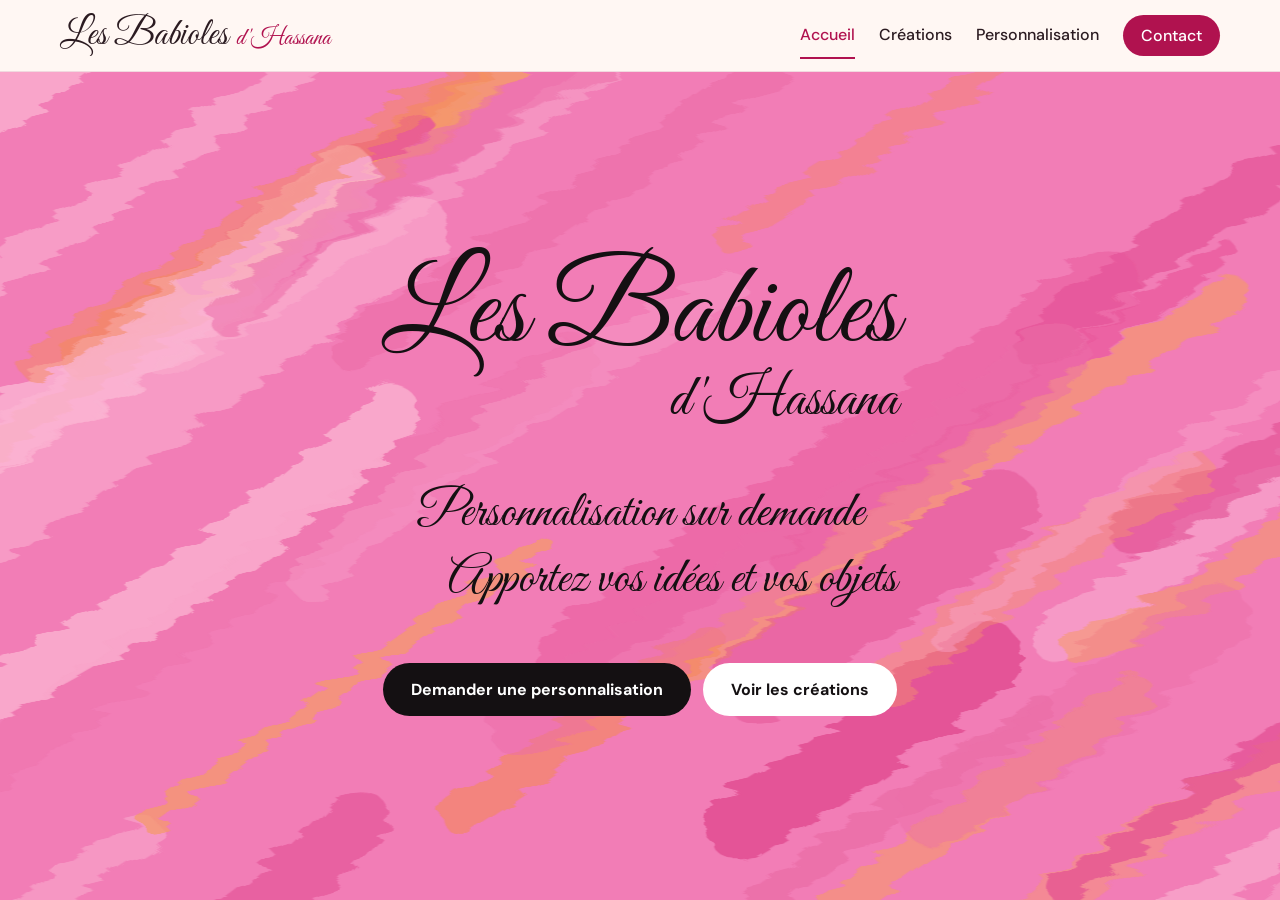
<file: index.html>
<!doctype html>
<html lang="fr">
<head>
<meta charset="utf-8">
<meta name="viewport" content="width=device-width, initial-scale=1">
<title>Les Babioles d'Hassana – créations faites main et personnalisation</title>
<meta name="description" content="Pochettes, sacs, trousses, marque-pages, cartes et vêtements personnalisés à la main. Prénoms en français ou en arabe.">
<link rel="preconnect" href="https://fonts.googleapis.com">
<link href="https://fonts.googleapis.com/css2?family=Great+Vibes&amp;family=Fraunces:opsz,wght@9..144,500;9..144,600&amp;family=DM+Sans:wght@400;500;700&amp;family=Amiri:wght@700&amp;display=swap" rel="stylesheet">
<link rel="stylesheet" href="style.css">
</head>
<body class="page-accueil">
<header class="entete"><div class="entete-in">
<a class="logo" href="index.html"><b>Les Babioles</b><i>d'Hassana</i></a>
<nav class="menu" aria-label="Navigation principale">
<a href="index.html" class="actif" aria-current="page">Accueil</a>
<a href="creations.html">Créations</a>
<a href="personnalisation.html">Personnalisation</a>
<a href="contact.html" class="contact">Contact</a>
</nav></div></header>
<main style="flex:1;display:flex;min-height:0"><section id="accueil" style="width: 100%; position: relative; overflow: hidden; background: #F27DB6">
<svg aria-hidden="true" viewBox="0 0 1440 760" preserveAspectRatio="xMidYMid slice" style="position: absolute; inset: 0; width: 100%; height: 100%; display: block"><defs><filter id="brosse" x="-10%" y="-10%" width="120%" height="120%"><feTurbulence type="fractalNoise" baseFrequency="0.012 0.09" numOctaves="2" seed="4"></feTurbulence><feDisplacementMap in="SourceGraphic" scale="22"></feDisplacementMap></filter></defs><rect width="1440" height="760" fill="#F27DB6"></rect><g filter="url(#brosse)"><path d="M283 271 Q512 141 728 -39" stroke="#FBB4D2" stroke-width="22" stroke-linecap="round" fill="none" opacity="0.40"></path><path d="M86 219 Q292 71 446 -31" stroke="#FBB4D2" stroke-width="31" stroke-linecap="round" fill="none" opacity="0.56"></path><path d="M102 652 Q357 463 657 266" stroke="#EC6FA9" stroke-width="48" stroke-linecap="round" fill="none" opacity="0.37"></path><path d="M-60 485 Q116 350 344 204" stroke="#FBB4D2" stroke-width="48" stroke-linecap="round" fill="none" opacity="0.76"></path><path d="M850 448 Q1053 308 1257 165" stroke="#E8559A" stroke-width="21" stroke-linecap="round" fill="none" opacity="0.66"></path><path d="M1099 522 Q1388 317 1645 143" stroke="#F7A3CB" stroke-width="37" stroke-linecap="round" fill="none" opacity="0.75"></path><path d="M734 570 Q964 387 1262 203" stroke="#F59A6B" stroke-width="34" stroke-linecap="round" fill="none" opacity="0.65"></path><path d="M-3 424 Q276 250 546 42" stroke="#F4895E" stroke-width="24" stroke-linecap="round" fill="none" opacity="0.39"></path><path d="M1173 422 Q1367 333 1507 190" stroke="#E14C91" stroke-width="44" stroke-linecap="round" fill="none" opacity="0.58"></path><path d="M553 681 Q682 599 781 523" stroke="#F4895E" stroke-width="33" stroke-linecap="round" fill="none" opacity="0.64"></path><path d="M990 860 Q1126 717 1323 628" stroke="#F59A6B" stroke-width="40" stroke-linecap="round" fill="none" opacity="0.43"></path><path d="M1083 253 Q1204 145 1379 47" stroke="#E14C91" stroke-width="38" stroke-linecap="round" fill="none" opacity="0.60"></path><path d="M200 260 Q371 156 564 7" stroke="#F4895E" stroke-width="28" stroke-linecap="round" fill="none" opacity="0.56"></path><path d="M1424 271 Q1585 158 1694 83" stroke="#F7A3CB" stroke-width="30" stroke-linecap="round" fill="none" opacity="0.36"></path><path d="M207 267 Q424 128 610 -13" stroke="#F59A6B" stroke-width="30" stroke-linecap="round" fill="none" opacity="0.83"></path><path d="M812 691 Q939 616 1037 535" stroke="#E14C91" stroke-width="65" stroke-linecap="round" fill="none" opacity="0.83"></path><path d="M417 465 Q585 312 799 199" stroke="#F7A3CB" stroke-width="39" stroke-linecap="round" fill="none" opacity="0.38"></path><path d="M312 192 Q424 95 517 50" stroke="#E8559A" stroke-width="26" stroke-linecap="round" fill="none" opacity="0.82"></path><path d="M74 451 Q264 319 513 146" stroke="#FBB4D2" stroke-width="68" stroke-linecap="round" fill="none" opacity="0.53"></path><path d="M1488 523 Q1699 388 1871 256" stroke="#E8559A" stroke-width="22" stroke-linecap="round" fill="none" opacity="0.72"></path><path d="M946 563 Q1090 437 1226 368" stroke="#F59A6B" stroke-width="41" stroke-linecap="round" fill="none" opacity="0.42"></path><path d="M651 933 Q945 742 1174 569" stroke="#F59A6B" stroke-width="33" stroke-linecap="round" fill="none" opacity="0.61"></path><path d="M101 583 Q335 469 492 312" stroke="#FBB4D2" stroke-width="51" stroke-linecap="round" fill="none" opacity="0.76"></path><path d="M1151 805 Q1408 668 1629 472" stroke="#FBB4D2" stroke-width="30" stroke-linecap="round" fill="none" opacity="0.60"></path><path d="M1122 528 Q1295 461 1399 336" stroke="#F59A6B" stroke-width="30" stroke-linecap="round" fill="none" opacity="0.57"></path><path d="M1419 442 Q1561 371 1705 243" stroke="#F7A3CB" stroke-width="30" stroke-linecap="round" fill="none" opacity="0.52"></path><path d="M798 152 Q1082 -12 1339 -224" stroke="#F4895E" stroke-width="22" stroke-linecap="round" fill="none" opacity="0.39"></path><path d="M1108 750 Q1266 644 1490 485" stroke="#E14C91" stroke-width="27" stroke-linecap="round" fill="none" opacity="0.67"></path><path d="M999 521 Q1209 333 1479 187" stroke="#F7A3CB" stroke-width="22" stroke-linecap="round" fill="none" opacity="0.44"></path><path d="M1329 795 Q1446 708 1588 615" stroke="#EC6FA9" stroke-width="61" stroke-linecap="round" fill="none" opacity="0.68"></path><path d="M-64 161 Q189 -5 499 -230" stroke="#FBB4D2" stroke-width="52" stroke-linecap="round" fill="none" opacity="0.72"></path><path d="M51 849 Q165 760 266 699" stroke="#FBB4D2" stroke-width="29" stroke-linecap="round" fill="none" opacity="0.47"></path><path d="M454 255 Q750 68 995 -121" stroke="#EC6FA9" stroke-width="36" stroke-linecap="round" fill="none" opacity="0.68"></path><path d="M1189 853 Q1311 746 1442 676" stroke="#FBB4D2" stroke-width="26" stroke-linecap="round" fill="none" opacity="0.36"></path><path d="M-293 789 Q-194 707 -24 603" stroke="#F4895E" stroke-width="26" stroke-linecap="round" fill="none" opacity="0.41"></path><path d="M655 536 Q883 381 1147 194" stroke="#E8559A" stroke-width="64" stroke-linecap="round" fill="none" opacity="0.47"></path><path d="M614 599 Q894 437 1099 262" stroke="#EC6FA9" stroke-width="65" stroke-linecap="round" fill="none" opacity="0.51"></path><path d="M59 372 Q271 258 451 99" stroke="#FBB4D2" stroke-width="60" stroke-linecap="round" fill="none" opacity="0.82"></path><path d="M1396 358 Q1595 208 1807 72" stroke="#E14C91" stroke-width="67" stroke-linecap="round" fill="none" opacity="0.57"></path><path d="M269 687 Q482 540 632 435" stroke="#F59A6B" stroke-width="17" stroke-linecap="round" fill="none" opacity="0.74"></path><path d="M989 678 Q1154 583 1247 499" stroke="#EC6FA9" stroke-width="64" stroke-linecap="round" fill="none" opacity="0.46"></path><path d="M577 942 Q825 759 1089 586" stroke="#EC6FA9" stroke-width="26" stroke-linecap="round" fill="none" opacity="0.85"></path><path d="M342 224 Q473 95 682 -13" stroke="#EC6FA9" stroke-width="36" stroke-linecap="round" fill="none" opacity="0.57"></path><path d="M823 560 Q968 455 1052 401" stroke="#E14C91" stroke-width="69" stroke-linecap="round" fill="none" opacity="0.46"></path><path d="M189 875 Q358 799 461 686" stroke="#E14C91" stroke-width="57" stroke-linecap="round" fill="none" opacity="0.56"></path><path d="M165 269 Q420 98 710 -109" stroke="#F4895E" stroke-width="29" stroke-linecap="round" fill="none" opacity="0.51"></path></g></svg>
<div id="accueil-texte" style="position: relative; max-width: 1000px; margin: 0 auto; padding: 96px 24px 88px; display: flex; flex-direction: column; align-items: center; gap: 8px; text-align: center; color: #141012">
<div class="titre" style="display: inline-flex; flex-direction: column; align-items: center"><h1 style="margin: 0; font-family: 'Great Vibes', cursive; font-weight: 400; font-size: clamp(4rem, 11vw, 9rem); line-height: 1">Les Babioles</h1>
<p class="hassana" style="margin: 0; align-self: flex-end; font-family: 'Great Vibes', cursive; font-size: clamp(2.2rem, 4.5vw, 3.6rem); line-height: 1">d'Hassana</p></div>
<div class="bas" style="margin-top: 56px; display: flex; flex-direction: column; gap: 4px; font-family: 'Great Vibes', cursive; font-size: clamp(2rem, 4vw, 3.2rem); line-height: 1.2">
<p style="margin: 0">Personnalisation sur demande</p>
<p class="decale" style="margin: 0 0 0 clamp(1rem, 6vw, 4rem)">Apportez vos idées et vos objets</p>
</div>
<div class="bas" style="margin-top: 48px; display: flex; flex-wrap: wrap; justify-content: center; gap: 12px; font-family: 'DM Sans', system-ui, sans-serif">
<a href="personnalisation.html" style="text-decoration: none; background: #141012; color: #FFFFFF; font-weight: 700; padding: 16px 28px; border-radius: 999px">Demander une personnalisation</a>
<a href="creations.html" style="text-decoration: none; background: #FFFFFF; color: #141012; font-weight: 700; padding: 16px 28px; border-radius: 999px">Voir les créations</a>
</div>
</div>
</section></main>
</body>
</html>
</file>
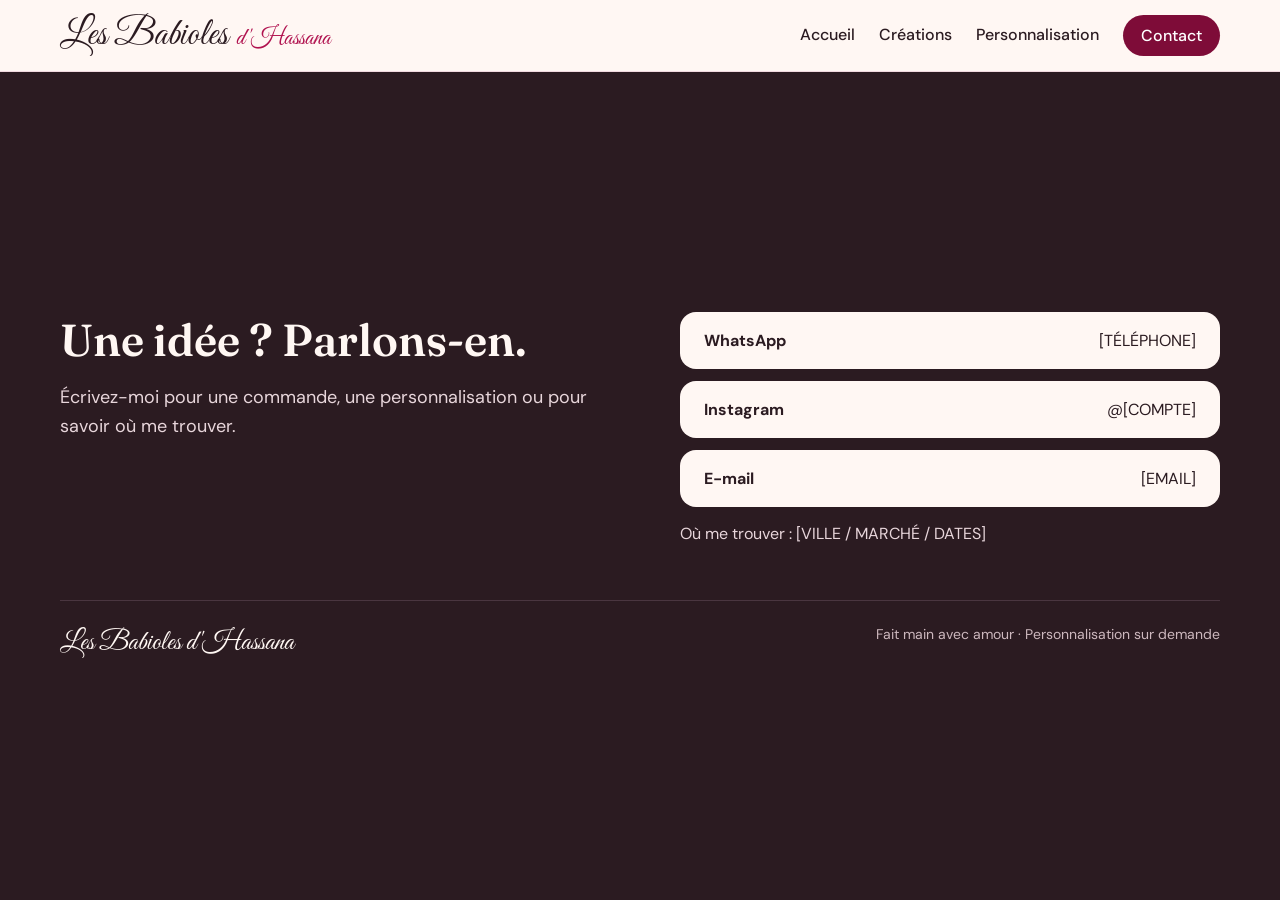
<file: contact.html>
<!doctype html>
<html lang="fr">
<head>
<meta charset="utf-8">
<meta name="viewport" content="width=device-width, initial-scale=1">
<title>Contact – Les Babioles d'Hassana</title>
<meta name="description" content="Pochettes, sacs, trousses, marque-pages, cartes et vêtements personnalisés à la main. Prénoms en français ou en arabe.">
<link rel="preconnect" href="https://fonts.googleapis.com">
<link href="https://fonts.googleapis.com/css2?family=Great+Vibes&amp;family=Fraunces:opsz,wght@9..144,500;9..144,600&amp;family=DM+Sans:wght@400;500;700&amp;family=Amiri:wght@700&amp;display=swap" rel="stylesheet">
<link rel="stylesheet" href="style.css?v=4">
</head>
<body class="page-contact">
<header class="entete"><div class="entete-in">
<a class="logo" href="index.html"><b>Les Babioles</b><i>d'Hassana</i></a>
<nav class="menu" aria-label="Navigation principale">
<a href="index.html">Accueil</a>
<a href="creations.html">Créations</a>
<a href="personnalisation.html">Personnalisation</a>
<a href="contact.html" class="contact actif" aria-current="page">Contact</a>
</nav></div></header>
<main class="page-main"><section id="contact" style="background: #2B1B21; color: #FFF7F3; padding: 80px 24px">
<div style="max-width: 1160px; margin: 0 auto; display: flex; flex-wrap: wrap; gap: 40px; justify-content: space-between; align-items: flex-start">
<div style="flex: 1 1 380px; min-width: 0; display: flex; flex-direction: column; gap: 16px">
<h2 style="margin: 0; font-family: 'Fraunces', Georgia, serif; font-weight: 600; font-size: clamp(2rem, 3.5vw, 2.8rem)">Une idée ? Parlons-en.</h2>
<p style="margin: 0; font-size: 18px; line-height: 1.6; color: #E8D6DB">Écrivez-moi pour une commande, une personnalisation ou pour savoir où me trouver.</p>
</div>
<div style="flex: 1 1 340px; min-width: 0; display: flex; flex-direction: column; gap: 12px">
<a href="https://wa.me/[NUMERO]" style="text-decoration: none; background: #FFF7F3; color: #2B1B21; font-weight: 700; padding: 18px 24px; border-radius: 16px; display: flex; justify-content: space-between; align-items: center">WhatsApp<span style="font-weight: 400">[TÉLÉPHONE]</span></a>
<a href="https://instagram.com/[COMPTE]" style="text-decoration: none; background: #FFF7F3; color: #2B1B21; font-weight: 700; padding: 18px 24px; border-radius: 16px; display: flex; justify-content: space-between; align-items: center">Instagram<span style="font-weight: 400">@[COMPTE]</span></a>
<a href="mailto:[EMAIL]" style="text-decoration: none; background: #FFF7F3; color: #2B1B21; font-weight: 700; padding: 18px 24px; border-radius: 16px; display: flex; justify-content: space-between; align-items: center">E-mail<span style="font-weight: 400">[EMAIL]</span></a>
<p style="margin: 4px 0 0; font-size: 16px; color: #E8D6DB">Où me trouver : [VILLE / MARCHÉ / DATES]</p>
</div>
</div>
<div style="max-width: 1160px; margin: 56px auto 0; padding-top: 24px; border-top: 1px solid #4A3640; display: flex; flex-wrap: wrap; justify-content: space-between; gap: 12px; font-size: 14px; color: #CDB8BE">
<span style="font-family: 'Great Vibes', cursive; font-size: 28px; color: #FFF7F3">Les Babioles d'Hassana</span>
<span>Fait main avec amour · Personnalisation sur demande</span>
</div>
</section></main>
</body>
</html>
</file>
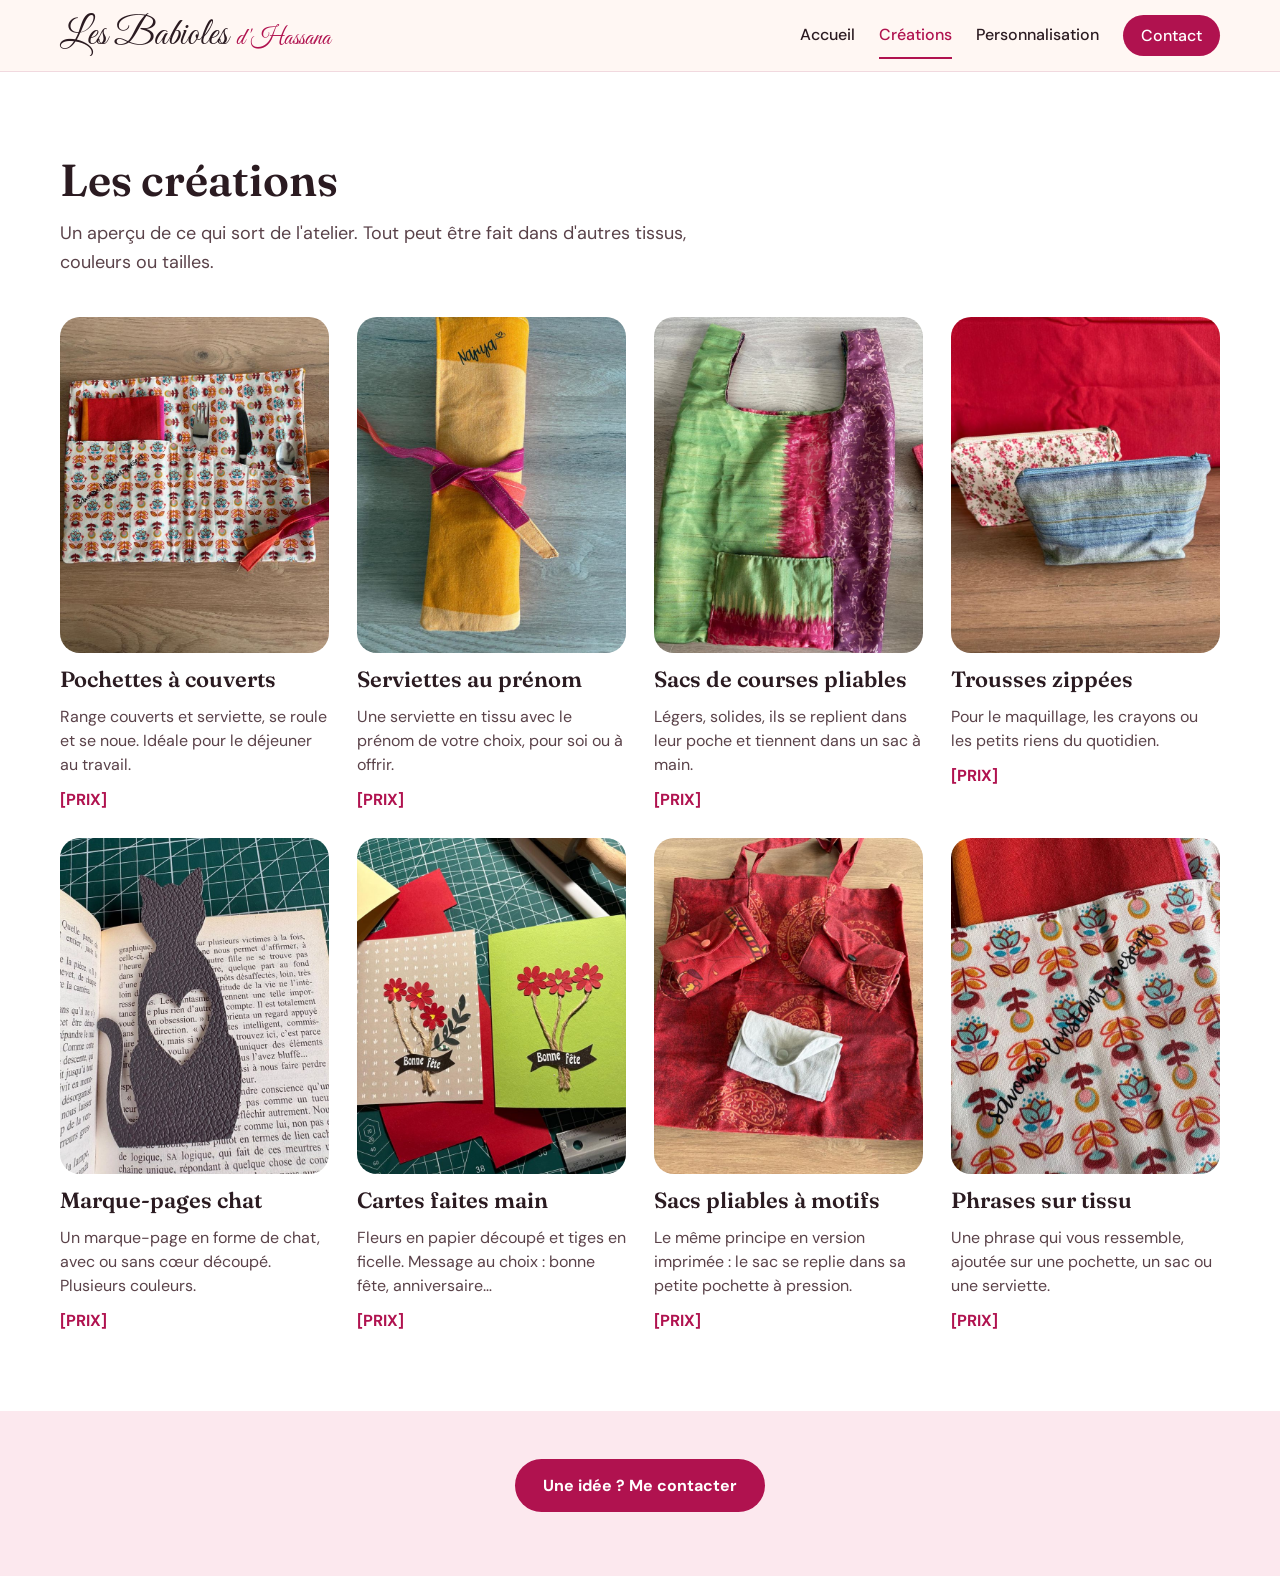
<file: creations.html>
<!doctype html>
<html lang="fr">
<head>
<meta charset="utf-8">
<meta name="viewport" content="width=device-width, initial-scale=1">
<title>Créations – Les Babioles d'Hassana</title>
<meta name="description" content="Pochettes, sacs, trousses, marque-pages, cartes et vêtements personnalisés à la main. Prénoms en français ou en arabe.">
<link rel="preconnect" href="https://fonts.googleapis.com">
<link href="https://fonts.googleapis.com/css2?family=Great+Vibes&amp;family=Fraunces:opsz,wght@9..144,500;9..144,600&amp;family=DM+Sans:wght@400;500;700&amp;family=Amiri:wght@700&amp;display=swap" rel="stylesheet">
<link rel="stylesheet" href="style.css">
</head>
<body>
<header class="entete"><div class="entete-in">
<a class="logo" href="index.html"><b>Les Babioles</b><i>d'Hassana</i></a>
<nav class="menu" aria-label="Navigation principale">
<a href="index.html">Accueil</a>
<a href="creations.html" class="actif" aria-current="page">Créations</a>
<a href="personnalisation.html">Personnalisation</a>
<a href="contact.html" class="contact">Contact</a>
</nav></div></header>
<main class="page-main"><section id="creations" style="background: #FFFFFF; padding: 80px 24px">
<div style="max-width: 1160px; margin: 0 auto; display: flex; flex-direction: column; gap: 40px">
<div style="display: flex; flex-direction: column; gap: 12px; max-width: 40rem">
<h2 style="margin: 0; font-family: 'Fraunces', Georgia, serif; font-weight: 600; font-size: clamp(2rem, 3.5vw, 2.8rem)">Les créations</h2>
<p style="margin: 0; font-size: 18px; line-height: 1.6; color: #5A4249">Un aperçu de ce qui sort de l'atelier. Tout peut être fait dans d'autres tissus, couleurs ou tailles.</p>
</div>
<div id="grille" style="display: grid; grid-template-columns: repeat(auto-fill, minmax(250px, 1fr)); gap: 28px">

<article style="display: flex; flex-direction: column; gap: 12px">
<img src="pochette-couverts.jpg" alt="Pochette à couverts ouverte avec serviette rouge, fourchette, couteau et cuillère" style="width: 100%; aspect-ratio: 4 / 5; object-fit: cover; border-radius: 20px; display: block">
<h3 style="margin: 0; font-family: 'Fraunces', Georgia, serif; font-size: 22px; font-weight: 600">Pochettes à couverts</h3>
<p style="margin: 0; font-size: 16px; line-height: 1.5; color: #5A4249">Range couverts et serviette, se roule et se noue. Idéale pour le déjeuner au travail.</p>
<p style="margin: 0; font-weight: 700; color: #B0124F">[PRIX]</p>
</article>

<article style="display: flex; flex-direction: column; gap: 12px">
<img src="serviette-prenom.jpg" alt="Serviette roulée jaune avec le prénom Najya, nouée d'un ruban rose" style="width: 100%; aspect-ratio: 4 / 5; object-fit: cover; border-radius: 20px; display: block">
<h3 style="margin: 0; font-family: 'Fraunces', Georgia, serif; font-size: 22px; font-weight: 600">Serviettes au prénom</h3>
<p style="margin: 0; font-size: 16px; line-height: 1.5; color: #5A4249">Une serviette en tissu avec le prénom de votre choix, pour soi ou à offrir.</p>
<p style="margin: 0; font-weight: 700; color: #B0124F">[PRIX]</p>
</article>

<article style="display: flex; flex-direction: column; gap: 12px">
<img src="sac-courses.jpg" alt="Sac de courses en tissu vert, rose et violet avec une poche" style="width: 100%; aspect-ratio: 4 / 5; object-fit: cover; border-radius: 20px; display: block">
<h3 style="margin: 0; font-family: 'Fraunces', Georgia, serif; font-size: 22px; font-weight: 600">Sacs de courses pliables</h3>
<p style="margin: 0; font-size: 16px; line-height: 1.5; color: #5A4249">Légers, solides, ils se replient dans leur poche et tiennent dans un sac à main.</p>
<p style="margin: 0; font-weight: 700; color: #B0124F">[PRIX]</p>
</article>

<article style="display: flex; flex-direction: column; gap: 12px">
<img src="trousses.jpg" alt="Deux trousses zippées, une à fleurs roses et une en tissu bleu rayé" style="width: 100%; aspect-ratio: 4 / 5; object-fit: cover; border-radius: 20px; display: block">
<h3 style="margin: 0; font-family: 'Fraunces', Georgia, serif; font-size: 22px; font-weight: 600">Trousses zippées</h3>
<p style="margin: 0; font-size: 16px; line-height: 1.5; color: #5A4249">Pour le maquillage, les crayons ou les petits riens du quotidien.</p>
<p style="margin: 0; font-weight: 700; color: #B0124F">[PRIX]</p>
</article>

<article style="display: flex; flex-direction: column; gap: 12px">
<img src="marque-page-chat.jpg" alt="Marque-page en forme de chat avec un cœur découpé, posé dans un livre" style="width: 100%; aspect-ratio: 4 / 5; object-fit: cover; border-radius: 20px; display: block">
<h3 style="margin: 0; font-family: 'Fraunces', Georgia, serif; font-size: 22px; font-weight: 600">Marque-pages chat</h3>
<p style="margin: 0; font-size: 16px; line-height: 1.5; color: #5A4249">Un marque-page en forme de chat, avec ou sans cœur découpé. Plusieurs couleurs.</p>
<p style="margin: 0; font-weight: 700; color: #B0124F">[PRIX]</p>
</article>

<article style="display: flex; flex-direction: column; gap: 12px">
<img src="cartes.jpg" alt="Deux cartes Bonne fête avec fleurs rouges en papier et tiges en ficelle" style="width: 100%; aspect-ratio: 4 / 5; object-fit: cover; border-radius: 20px; display: block">
<h3 style="margin: 0; font-family: 'Fraunces', Georgia, serif; font-size: 22px; font-weight: 600">Cartes faites main</h3>
<p style="margin: 0; font-size: 16px; line-height: 1.5; color: #5A4249">Fleurs en papier découpé et tiges en ficelle. Message au choix : bonne fête, anniversaire…</p>
<p style="margin: 0; font-weight: 700; color: #B0124F">[PRIX]</p>
</article>

<article style="display: flex; flex-direction: column; gap: 12px">
<img src="sac-rouge.jpg" alt="Sac pliable en tissu rouge à motifs, avec ses pochettes de rangement à pression" style="width: 100%; aspect-ratio: 4 / 5; object-fit: cover; border-radius: 20px; display: block">
<h3 style="margin: 0; font-family: 'Fraunces', Georgia, serif; font-size: 22px; font-weight: 600">Sacs pliables à motifs</h3>
<p style="margin: 0; font-size: 16px; line-height: 1.5; color: #5A4249">Le même principe en version imprimée : le sac se replie dans sa petite pochette à pression.</p>
<p style="margin: 0; font-weight: 700; color: #B0124F">[PRIX]</p>
</article>

<article style="display: flex; flex-direction: column; gap: 12px">
<img src="phrase-tissu.jpg" alt="Gros plan sur un tissu à fleurs avec l'inscription savoure l'instant présent" style="width: 100%; aspect-ratio: 4 / 5; object-fit: cover; border-radius: 20px; display: block">
<h3 style="margin: 0; font-family: 'Fraunces', Georgia, serif; font-size: 22px; font-weight: 600">Phrases sur tissu</h3>
<p style="margin: 0; font-size: 16px; line-height: 1.5; color: #5A4249">Une phrase qui vous ressemble, ajoutée sur une pochette, un sac ou une serviette.</p>
<p style="margin: 0; font-weight: 700; color: #B0124F">[PRIX]</p>
</article>

</div>
</div>
</section><div class="appel"><a href="contact.html">Une idée ? Me contacter</a></div></main>
<script src="config.js"></script>
<script>
(function(){
  var cfg=window.BABIOLES||{};
  if(!cfg.SUPABASE_URL||cfg.SUPABASE_URL.indexOf('http')!==0)return; // pas encore configuré : on garde les créations écrites dans la page
  function esc(t){return String(t==null?'':t).replace(/[&<>"']/g,function(c){return {'&':'&amp;','<':'&lt;','>':'&gt;','"':'&quot;',"'":'&#39;'}[c];});}
  function chemin(p){p=String(p||'');if(/^https:\/\//.test(p))return p;return p.replace(/^\/+/,'').replace(/^(javascript|data):/i,'');}
  fetch(cfg.SUPABASE_URL.replace(/\/$/,'')+'/rest/v1/creations?select=nom,description,prix,photo&order=ordre.asc,created_at.asc',
    {headers:{apikey:cfg.SUPABASE_ANON_KEY}})
  .then(function(r){if(!r.ok)throw 0;return r.json();})
  .then(function(liste){
    var g=document.getElementById('grille');if(!g||!Array.isArray(liste)||!liste.length)return;
    g.innerHTML=liste.map(function(c){
      var photo=c.photo?'<img src="'+esc(chemin(c.photo))+'" alt="'+esc(c.nom)+'" loading="lazy" style="width: 100%; aspect-ratio: 4 / 5; object-fit: cover; border-radius: 20px; display: block">':'';
      var prix=c.prix?'<p style="margin: 0; font-weight: 700; color: #B0124F">'+esc(c.prix)+'</p>':'';
      return '<article style="display: flex; flex-direction: column; gap: 12px">'+photo+
        '<h3 style="margin: 0; font-family: \'Fraunces\', Georgia, serif; font-size: 22px; font-weight: 600">'+esc(c.nom)+'</h3>'+
        '<p style="margin: 0; font-size: 16px; line-height: 1.5; color: #5A4249">'+esc(c.description)+'</p>'+prix+'</article>';
    }).join('');
  }).catch(function(){});
})();
</script>
</body>
</html>
</file>
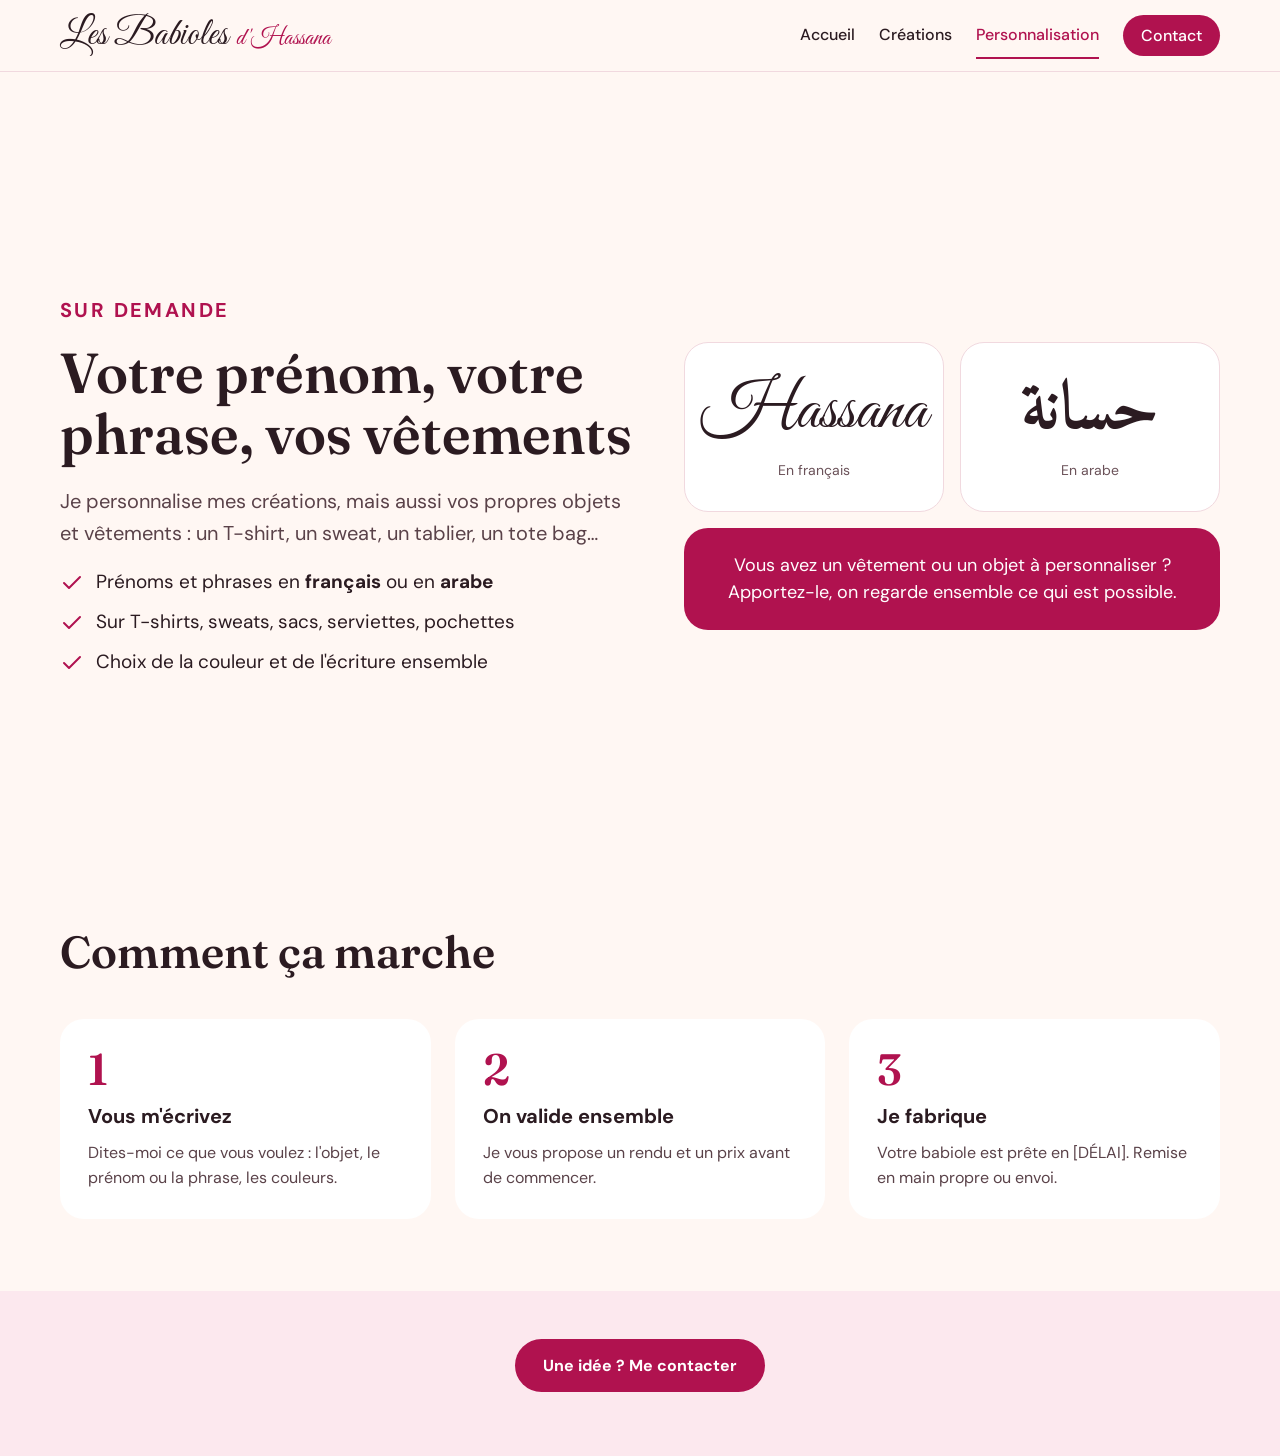
<file: personnalisation.html>
<!doctype html>
<html lang="fr">
<head>
<meta charset="utf-8">
<meta name="viewport" content="width=device-width, initial-scale=1">
<title>Personnalisation – Les Babioles d'Hassana</title>
<meta name="description" content="Pochettes, sacs, trousses, marque-pages, cartes et vêtements personnalisés à la main. Prénoms en français ou en arabe.">
<link rel="preconnect" href="https://fonts.googleapis.com">
<link href="https://fonts.googleapis.com/css2?family=Great+Vibes&amp;family=Fraunces:opsz,wght@9..144,500;9..144,600&amp;family=DM+Sans:wght@400;500;700&amp;family=Amiri:wght@700&amp;display=swap" rel="stylesheet">
<link rel="stylesheet" href="style.css?v=4">
</head>
<body>
<header class="entete"><div class="entete-in">
<a class="logo" href="index.html"><b>Les Babioles</b><i>d'Hassana</i></a>
<nav class="menu" aria-label="Navigation principale">
<a href="index.html">Accueil</a>
<a href="creations.html">Créations</a>
<a href="personnalisation.html" class="actif" aria-current="page">Personnalisation</a>
<a href="contact.html" class="contact">Contact</a>
</nav></div></header>
<main class="page-main"><section id="personnalisation" style="padding: 88px 24px">
<div style="max-width: 1160px; margin: 0 auto; display: flex; flex-wrap: wrap; gap: 48px; align-items: center">
<div style="flex: 1 1 420px; min-width: 0; display: flex; flex-direction: column; gap: 20px">
<p style="margin: 0; font-size: 14px; font-weight: 700; letter-spacing: 0.12em; text-transform: uppercase; color: #B0124F">Sur demande</p>
<h2 style="margin: 0; font-family: 'Fraunces', Georgia, serif; font-weight: 600; font-size: clamp(2rem, 3.5vw, 2.8rem)">Votre prénom, votre phrase, vos vêtements</h2>
<p style="margin: 0; font-size: 18px; line-height: 1.6; color: #5A4249">Je personnalise mes créations, mais aussi vos propres objets et vêtements : un T-shirt, un sweat, un tablier, un tote bag…</p>
<div style="display: flex; flex-direction: column; gap: 14px; font-size: 17px">
<div style="display: flex; gap: 12px; align-items: flex-start"><svg aria-hidden="true" width="24" height="24" viewBox="0 0 24 24" fill="none" stroke="#B0124F" stroke-width="2" stroke-linecap="round" stroke-linejoin="round" style="flex: none; margin-top: 2px"><path d="M20 6 9 17l-5-5"></path></svg><span>Prénoms et phrases en <strong>français</strong> ou en <strong>arabe</strong></span></div>
<div style="display: flex; gap: 12px; align-items: flex-start"><svg aria-hidden="true" width="24" height="24" viewBox="0 0 24 24" fill="none" stroke="#B0124F" stroke-width="2" stroke-linecap="round" stroke-linejoin="round" style="flex: none; margin-top: 2px"><path d="M20 6 9 17l-5-5"></path></svg><span>Sur T-shirts, sweats, sacs, serviettes, pochettes</span></div>
<div style="display: flex; gap: 12px; align-items: flex-start"><svg aria-hidden="true" width="24" height="24" viewBox="0 0 24 24" fill="none" stroke="#B0124F" stroke-width="2" stroke-linecap="round" stroke-linejoin="round" style="flex: none; margin-top: 2px"><path d="M20 6 9 17l-5-5"></path></svg><span>Choix de la couleur et de l'écriture ensemble</span></div>
</div>
</div>
<div style="flex: 1 1 380px; min-width: 0; display: grid; grid-template-columns: repeat(2, minmax(0, 1fr)); gap: 16px">
<div style="background: #FFFFFF; border-radius: 24px; padding: 32px 20px; display: flex; flex-direction: column; align-items: center; gap: 12px; text-align: center; border: 1px solid #F1D9DF">
<span style="font-family: 'Great Vibes', cursive; font-size: 52px; line-height: 1.1; color: #2B1B21">Hassana</span>
<span style="font-size: 14px; color: #6B5259">En français</span>
</div>
<div style="background: #FFFFFF; border-radius: 24px; padding: 32px 20px; display: flex; flex-direction: column; align-items: center; gap: 12px; text-align: center; border: 1px solid #F1D9DF">
<span lang="ar" dir="rtl" style="font-family: 'Amiri', serif; font-weight: 700; font-size: 52px; line-height: 1.1; color: #2B1B21">حسانة</span>
<span style="font-size: 14px; color: #6B5259">En arabe</span>
</div>
<div style="grid-column: span 2; background: #B0124F; color: #FFFFFF; border-radius: 24px; padding: 24px; font-size: 18px; line-height: 1.5; text-align: center">Vous avez un vêtement ou un objet à personnaliser ? Apportez-le, on regarde ensemble ce qui est possible.</div>
</div>
</div>
</section><section id="comment" style="background: #FCE8EE; padding: 80px 24px">
<div style="max-width: 1160px; margin: 0 auto; display: flex; flex-direction: column; gap: 40px">
<h2 style="margin: 0; font-family: 'Fraunces', Georgia, serif; font-weight: 600; font-size: clamp(2rem, 3.5vw, 2.8rem)">Comment ça marche</h2>
<div style="display: grid; grid-template-columns: repeat(auto-fit, minmax(240px, 1fr)); gap: 24px">
<div style="background: #FFFFFF; border-radius: 24px; padding: 28px; display: flex; flex-direction: column; gap: 12px">
<span style="font-family: 'Fraunces', Georgia, serif; font-size: 44px; font-weight: 600; color: #B0124F; line-height: 1">1</span>
<h3 style="margin: 0; font-size: 20px">Vous m'écrivez</h3>
<p style="margin: 0; font-size: 16px; line-height: 1.55; color: #5A4249">Dites-moi ce que vous voulez : l'objet, le prénom ou la phrase, les couleurs.</p>
</div>
<div style="background: #FFFFFF; border-radius: 24px; padding: 28px; display: flex; flex-direction: column; gap: 12px">
<span style="font-family: 'Fraunces', Georgia, serif; font-size: 44px; font-weight: 600; color: #B0124F; line-height: 1">2</span>
<h3 style="margin: 0; font-size: 20px">On valide ensemble</h3>
<p style="margin: 0; font-size: 16px; line-height: 1.55; color: #5A4249">Je vous propose un rendu et un prix avant de commencer.</p>
</div>
<div style="background: #FFFFFF; border-radius: 24px; padding: 28px; display: flex; flex-direction: column; gap: 12px">
<span style="font-family: 'Fraunces', Georgia, serif; font-size: 44px; font-weight: 600; color: #B0124F; line-height: 1">3</span>
<h3 style="margin: 0; font-size: 20px">Je fabrique</h3>
<p style="margin: 0; font-size: 16px; line-height: 1.55; color: #5A4249">Votre babiole est prête en [DÉLAI]. Remise en main propre ou envoi.</p>
</div>
</div>
</div>
</section><div class="appel"><a href="contact.html">Une idée ? Me contacter</a></div></main>
</body>
</html>
</file>
<file: style.css>
body{margin:0;background:#FFF7F3;font-family:'DM Sans',system-ui,sans-serif;color:#2B1B21}
a{color:#B0124F}a:hover{color:#7E0C38}
.entete{background:#FFF7F3;border-bottom:1px solid #F1D9DF;position:sticky;top:0;z-index:10}
.entete-in{max-width:1160px;margin:0 auto;padding:12px 24px;display:flex;flex-wrap:wrap;align-items:center;justify-content:space-between;gap:4px 32px}
.logo{text-decoration:none;color:#2B1B21;display:flex;align-items:baseline;gap:8px;white-space:nowrap}
.logo b{font-family:'Great Vibes',cursive;font-weight:400;font-size:38px;line-height:1}
.logo i{font-family:'Great Vibes',cursive;font-style:normal;font-size:24px;color:#B0124F}
.menu{display:flex;flex-wrap:wrap;align-items:center;gap:0 24px;font-size:16px;font-weight:500}
.menu a{color:#2B1B21;text-decoration:none;padding:12px 0;border-bottom:2px solid transparent}
.menu a.actif{border-bottom-color:#B0124F;color:#B0124F}
.menu a.contact{color:#fff;background:#B0124F;padding:10px 18px;border-radius:999px;border:0}
.menu a.contact.actif{background:#7E0C38}
body.page-accueil{height:100vh;height:100svh;overflow:hidden;display:flex;flex-direction:column}
body.page-accueil #accueil{flex:1;min-height:0;display:flex;align-items:center;justify-content:center}
body.page-accueil #accueil-texte{width:100%;box-sizing:border-box;padding:24px !important}
body.page-accueil #accueil h1{font-size:clamp(3.4rem,min(11vw,13vh),9rem) !important}
body.page-accueil #accueil .bas{margin-top:clamp(16px,5vh,56px) !important}
.page-main{min-height:calc(100vh - 70px)}
.appel{text-align:center;padding:48px 24px 64px;background:#FCE8EE}
.appel a{display:inline-block;text-decoration:none;background:#B0124F;color:#fff;font-weight:700;padding:16px 28px;border-radius:999px}
@media (max-width:700px){
.entete-in{padding:10px 16px;justify-content:center}
.logo b{font-size:30px}.logo i{font-size:20px}
.menu{width:100%;justify-content:center;flex-wrap:nowrap;gap:0 14px;font-size:14px}
.menu a{padding:10px 0}
.menu a.contact{padding:7px 12px}
#accueil-texte .decale{margin-left:0 !important}
.appel{padding:28px 16px 36px}
#accueil svg g{filter:none}
#creations{padding:40px 16px !important}
#grille{grid-template-columns:repeat(2,minmax(0,1fr)) !important;gap:20px 14px !important}
#grille article{gap:6px !important}
#grille img{aspect-ratio:1/1 !important;border-radius:14px !important}
#grille h3{font-size:16px !important;line-height:1.2}
#grille p{font-size:13px !important;line-height:1.4 !important}
}

/* hauteur de la barre du menu */
:root{--barre:72px}
/* Personnalisation : "Sur demande" = un écran entier */
#personnalisation{min-height:calc(100vh - var(--barre));min-height:calc(100svh - var(--barre));box-sizing:border-box;display:flex;align-items:center;padding:56px 24px !important}
#personnalisation>div{width:100%}
#personnalisation h2{font-size:clamp(2.6rem,4.4vw,3.6rem) !important;line-height:1.08}
#personnalisation p{font-size:20px !important}
#personnalisation div[style*="font-size: 17px"]{font-size:19px !important}
#personnalisation [lang="ar"],#personnalisation span[style*="Great Vibes"]{font-size:68px !important}
#comment{background:#FFF7F3 !important;padding:24px 24px 72px !important}
/* Contact : fond foncé sur toute la page */
html:has(body.page-contact),body.page-contact{background:#2B1B21}
body.page-contact .page-main{min-height:calc(100vh - var(--barre));min-height:calc(100svh - var(--barre));display:flex;align-items:center}
body.page-contact #contact{width:100%;box-sizing:border-box}
@media (max-width:700px){
:root{--barre:104px}
#personnalisation{min-height:0 !important;padding:20px 16px 8px !important;align-items:flex-start}
#personnalisation>div{gap:16px !important}
#personnalisation>div>div{gap:10px !important}
#personnalisation p[style*="letter-spacing"]{font-size:12px !important}
#personnalisation h2{font-size:23px !important;line-height:1.15}
#personnalisation p{font-size:14px !important;line-height:1.45 !important}
#personnalisation div[style*="font-size: 17px"]{font-size:14px !important;gap:8px !important}
#personnalisation svg{width:18px;height:18px}
#personnalisation div[style*="grid-template-columns"]{gap:10px !important}
#personnalisation [lang="ar"],#personnalisation span[style*="Great Vibes"]{font-size:30px !important}
#personnalisation div[style*="padding: 32px 20px"]{padding:10px 8px !important;gap:2px !important;border-radius:14px !important}
#personnalisation span[style*="font-size: 14px"]{font-size:11px !important}
#personnalisation div[style*="grid-column: span 2"]{font-size:13px !important;padding:12px !important;border-radius:14px !important}
#comment{padding:24px 16px 40px !important}
#comment>div{gap:14px !important}
#comment h2,#contact h2{font-size:23px !important;line-height:1.15}
#comment div[style*="grid-template-columns"]{gap:10px !important}
#comment div[style*="padding: 28px"]{padding:14px 16px !important;gap:4px !important;border-radius:14px !important}
#comment span[style*="font-size: 44px"]{font-size:24px !important}
#comment h3{font-size:16px !important}
#comment p{font-size:13px !important}
#contact{padding:28px 16px !important}
#contact>div:first-child{gap:18px !important}
#contact>div:first-child>div{gap:8px !important}
#contact p{font-size:14px !important;line-height:1.45 !important}
#contact a{padding:12px 16px !important;font-size:15px;border-radius:12px !important}
#contact a span{font-size:14px}
#contact>div:last-child{margin-top:24px !important}
#contact>div:last-child span:first-child{font-size:22px !important}
}
</file>
